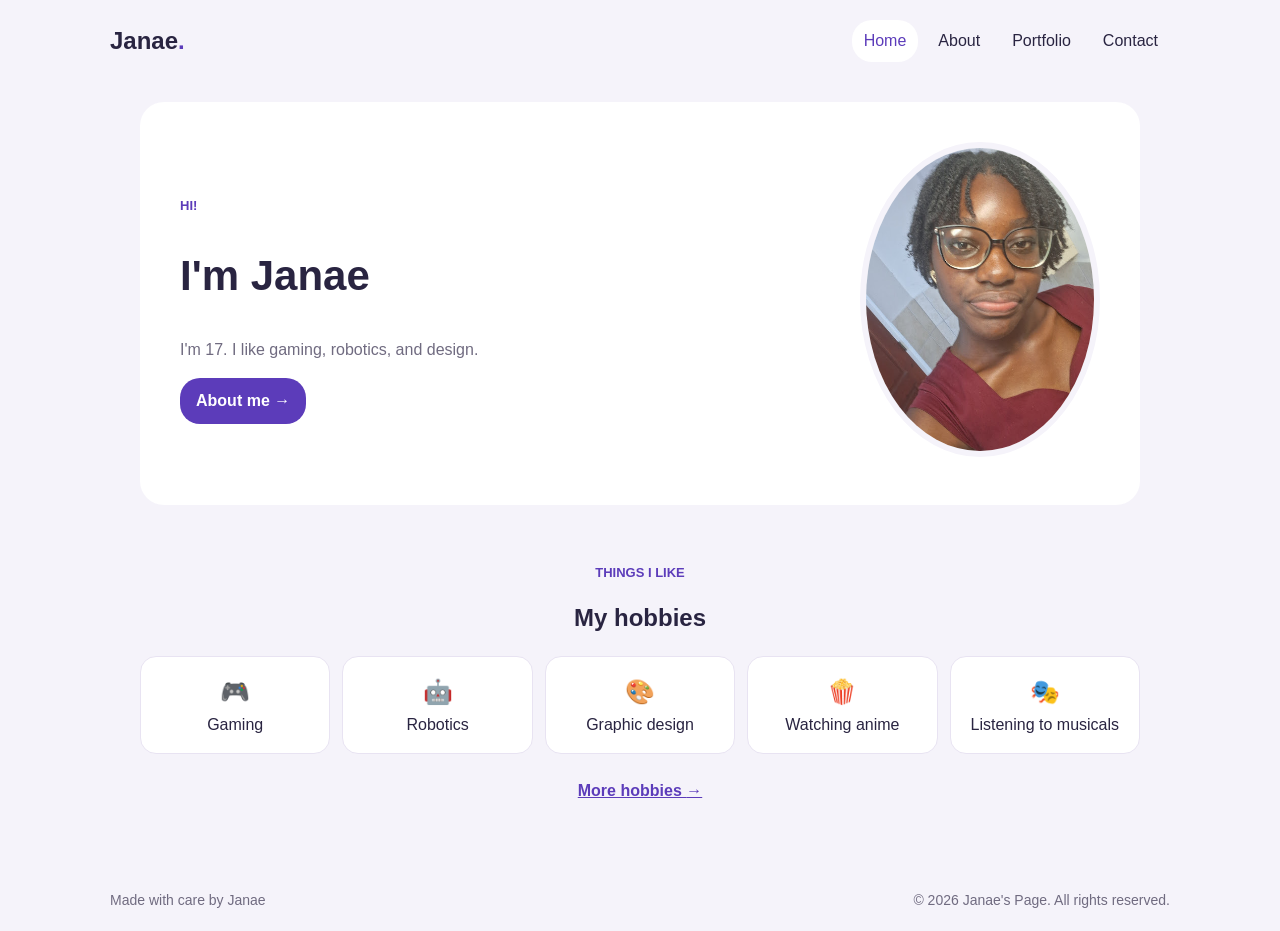
<file: index.html>
<!DOCTYPE html>
<html lang="en">
<head>
    <meta charset="UTF-8">
    <meta name="viewport" content="width=device-width, initial-scale=1.0">
    <meta name="description" content="Janae's page about her hobbies.">
    <title>Janae | Home</title>
    <link rel="stylesheet" href="css/style.css">
</head>
<body>
    <header class="site-header">
        <a class="site-name" href="index.html">Janae<span>.</span></a>
        <!-- Page links -->
        <nav class="top-nav" aria-label="Main navigation">
            <ul>
                <li><a href="index.html" aria-current="page">Home</a></li>
                <li><a href="About.html">About</a></li>
                <li><a href="Portfolio.html">Portfolio</a></li>
                <li><a href="Contact.html">Contact</a></li>
            </ul>
        </nav>
    </header>

    <main>
        <section class="hero" aria-labelledby="hero-title">
            <div class="hero-copy">
                <p class="eyebrow">Hi!</p>
                <h1 id="hero-title">I'm Janae</h1>
                <p class="hero-text">I'm 17. I like gaming, robotics, and design.</p>
                <a class="button" href="About.html">About me <span aria-hidden="true">→</span></a>
            </div>
            <figure class="hero-portrait">
                <img src="images/Janae.jpg" alt="Portrait of Janae">
            </figure>
        </section>

        <section class="content-section" aria-labelledby="hobbies-title">
            <div class="section-heading">
                <p class="eyebrow">Things I like</p>
                <h2 id="hobbies-title">My hobbies</h2>
            </div>
            <ul class="hobby-grid">
                <li><span aria-hidden="true">🎮</span> Gaming</li>
                <li><span aria-hidden="true">🤖</span> Robotics</li>
                <li><span aria-hidden="true">🎨</span> Graphic design</li>
                <li><span aria-hidden="true">🍿</span> Watching anime</li>
                <li><span aria-hidden="true">🎭</span> Listening to musicals</li>
            </ul>
            <a class="text-link" href="Portfolio.html">More hobbies <span aria-hidden="true">→</span></a>
        </section>
    </main>

    <footer class="site-footer">
        <p>Made with care by Janae</p>
        <p>&copy; 2026 Janae's Page. All rights reserved.</p>
    </footer>
</body>
</html>
</file>
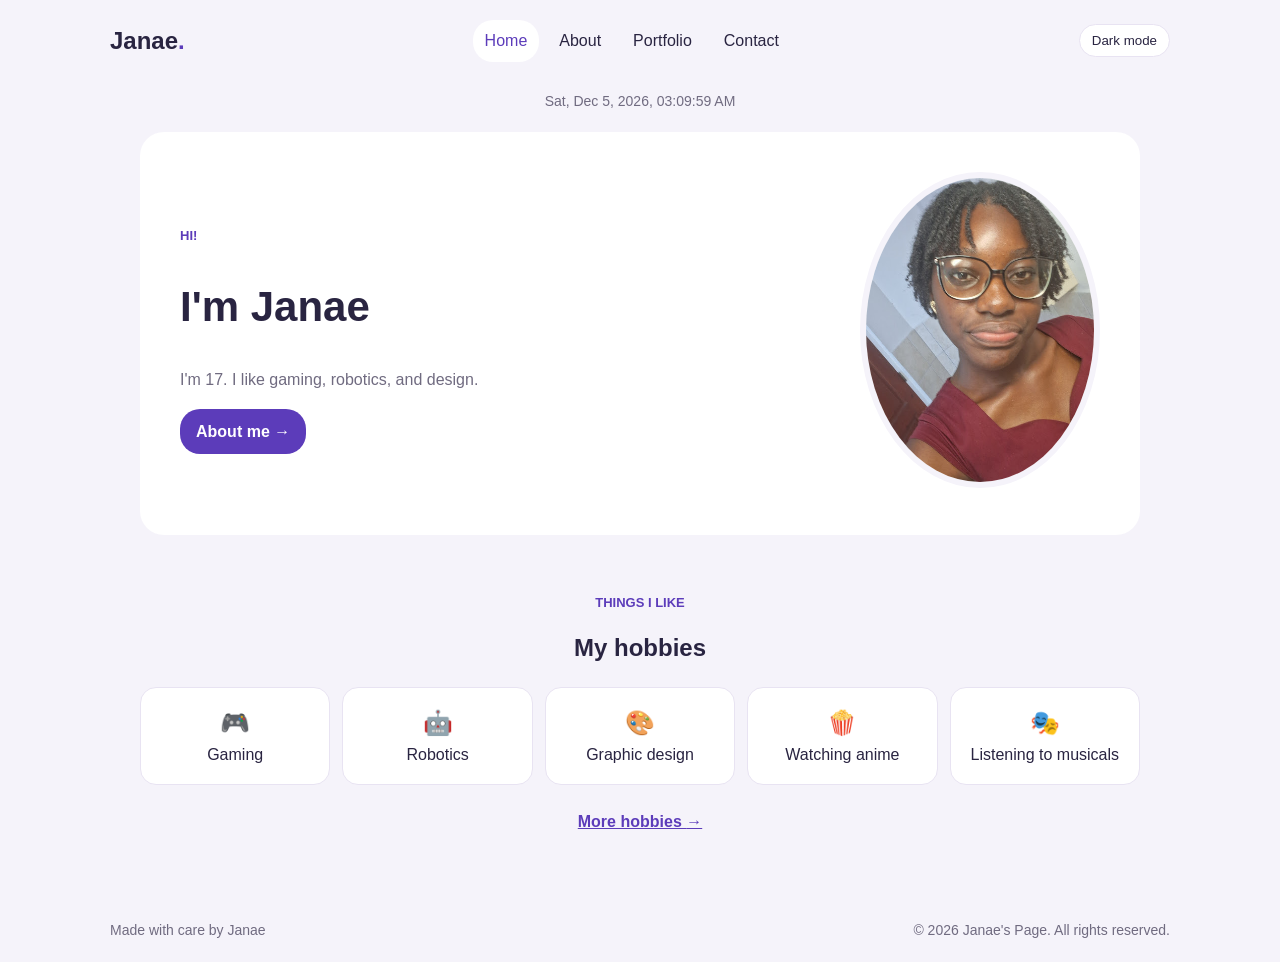
<file: pages/index.html>
<!DOCTYPE html>
<html lang="en">
<head>
    <meta charset="UTF-8">
    <meta name="viewport" content="width=device-width, initial-scale=1.0">
    <meta name="description" content="Janae's page about her hobbies.">
    <title>Janae | Home</title>
    <link rel="stylesheet" href="../assets/css/style.css">
</head>
<body>
    <header class="site-header">
        <a class="site-name" href="index.html">Janae<span>.</span></a>
        <!-- Page links -->
        <nav class="top-nav" aria-label="Main navigation">
            <ul>
                <li><a href="index.html" aria-current="page">Home</a></li>
                <li><a href="about.html">About</a></li>
                <li><a href="portfolio.html">Portfolio</a></li>
                <li><a href="contact.html">Contact</a></li>
            </ul>
        </nav>
    </header>

    <main>
        <section class="hero" aria-labelledby="hero-title">
            <div class="hero-copy">
                <p class="eyebrow">Hi!</p>
                <h1 id="hero-title">I'm Janae</h1>
                <p class="hero-text">I'm 17. I like gaming, robotics, and design.</p>
                <a class="button" href="about.html">About me <span aria-hidden="true">→</span></a>
            </div>
            <figure class="hero-portrait">
                <img src="../assets/images/Janae.jpg" alt="Portrait of Janae">
            </figure>
        </section>

        <section class="content-section" aria-labelledby="hobbies-title">
            <div class="section-heading">
                <p class="eyebrow">Things I like</p>
                <h2 id="hobbies-title">My hobbies</h2>
            </div>
            <ul class="hobby-grid">
                <li><span aria-hidden="true">🎮</span> Gaming</li>
                <li><span aria-hidden="true">🤖</span> Robotics</li>
                <li><span aria-hidden="true">🎨</span> Graphic design</li>
                <li><span aria-hidden="true">🍿</span> Watching anime</li>
                <li><span aria-hidden="true">🎭</span> Listening to musicals</li>
            </ul>
            <a class="text-link" href="portfolio.html">More hobbies <span aria-hidden="true">→</span></a>
        </section>
    </main>
    <script src="../assets/js/script.js" defer></script>

    <footer class="site-footer">
        <p>Made with care by Janae</p>
        <p>&copy; 2026 Janae's Page. All rights reserved.</p>
    </footer>
</body>
</html>
</file>
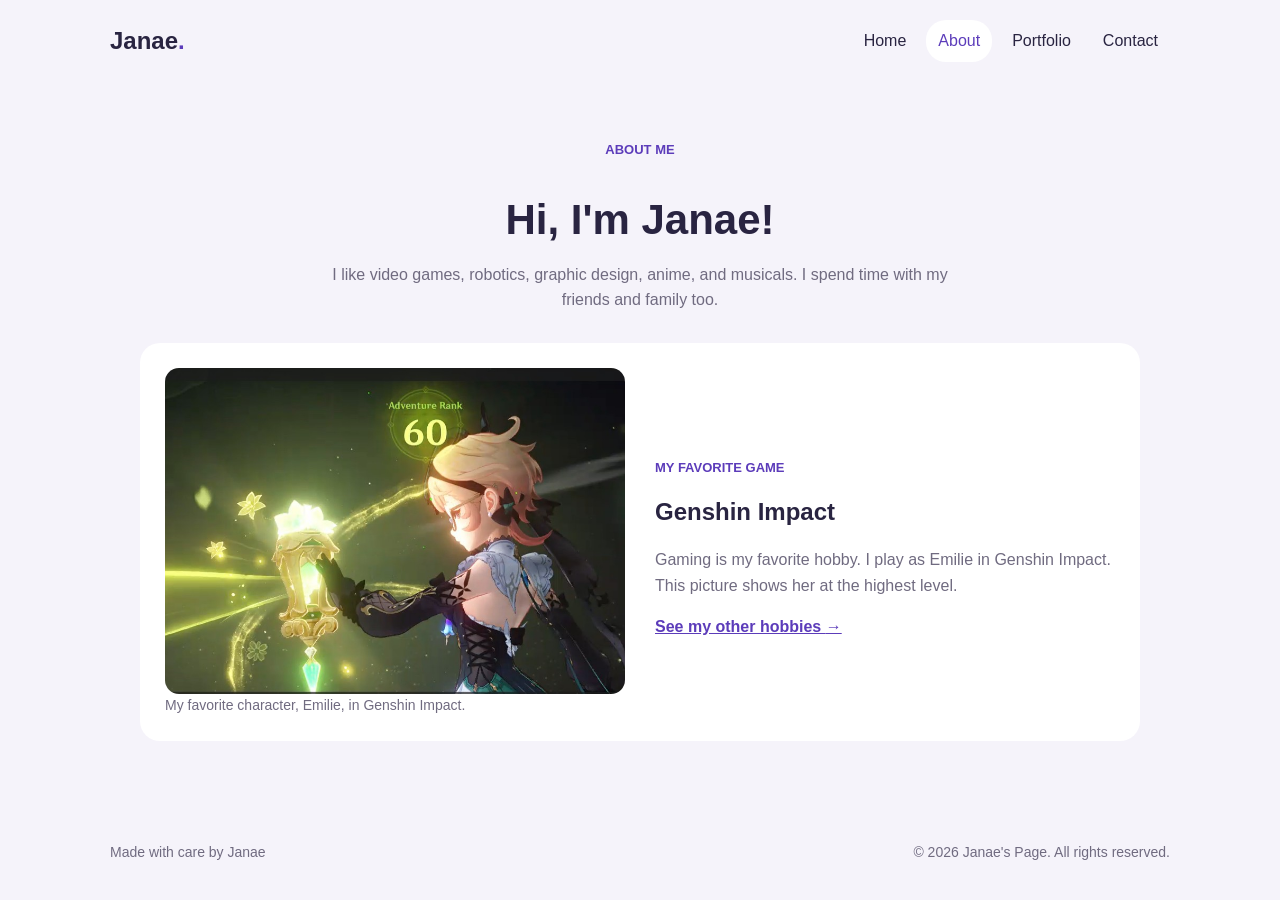
<file: About.html>
<!DOCTYPE html>
<html lang="en">
<head>
    <meta charset="UTF-8">
    <meta name="viewport" content="width=device-width, initial-scale=1.0">
    <meta name="description" content="About Janae, her hobbies, and her favorite game.">
    <title>Janae | About</title>
    <link rel="stylesheet" href="css/style.css">
</head>
<body>
    <header class="site-header">
        <a class="site-name" href="index.html">Janae<span>.</span></a>
        <nav class="top-nav" aria-label="Main navigation">
            <ul>
                <li><a href="index.html">Home</a></li>
                <li><a href="About.html" aria-current="page">About</a></li>
                <li><a href="Portfolio.html">Portfolio</a></li>
                <li><a href="Contact.html">Contact</a></li>
            </ul>
        </nav>
    </header>

    <main class="page-main">
        <section class="page-intro" aria-labelledby="about-title">
            <p class="eyebrow">About me</p>
            <h1 id="about-title">Hi, I'm Janae!</h1>
            <p>I like video games, robotics, graphic design, anime, and musicals. I spend time with my friends and family too.</p>
        </section>

        <section class="feature-card" aria-labelledby="favorite-title">
            <figure class="feature-image">
                <img src="images/emilie.jpg" alt="Janae's in-game Emilie character after reaching the maximum level">
                <figcaption>My favorite character, Emilie, in Genshin Impact.</figcaption>
            </figure>
            <div class="feature-copy">
                <p class="eyebrow">My favorite game</p>
                <h2 id="favorite-title">Genshin Impact</h2>
                <p>Gaming is my favorite hobby. I play as Emilie in Genshin Impact. This picture shows her at the highest level.</p>
                <a class="text-link" href="Portfolio.html">See my other hobbies <span aria-hidden="true">→</span></a>
            </div>
        </section>
    </main>

    <footer class="site-footer">
        <p>Made with care by Janae</p>
        <p>&copy; 2026 Janae's Page. All rights reserved.</p>
    </footer>
</body>
</html>
</file>
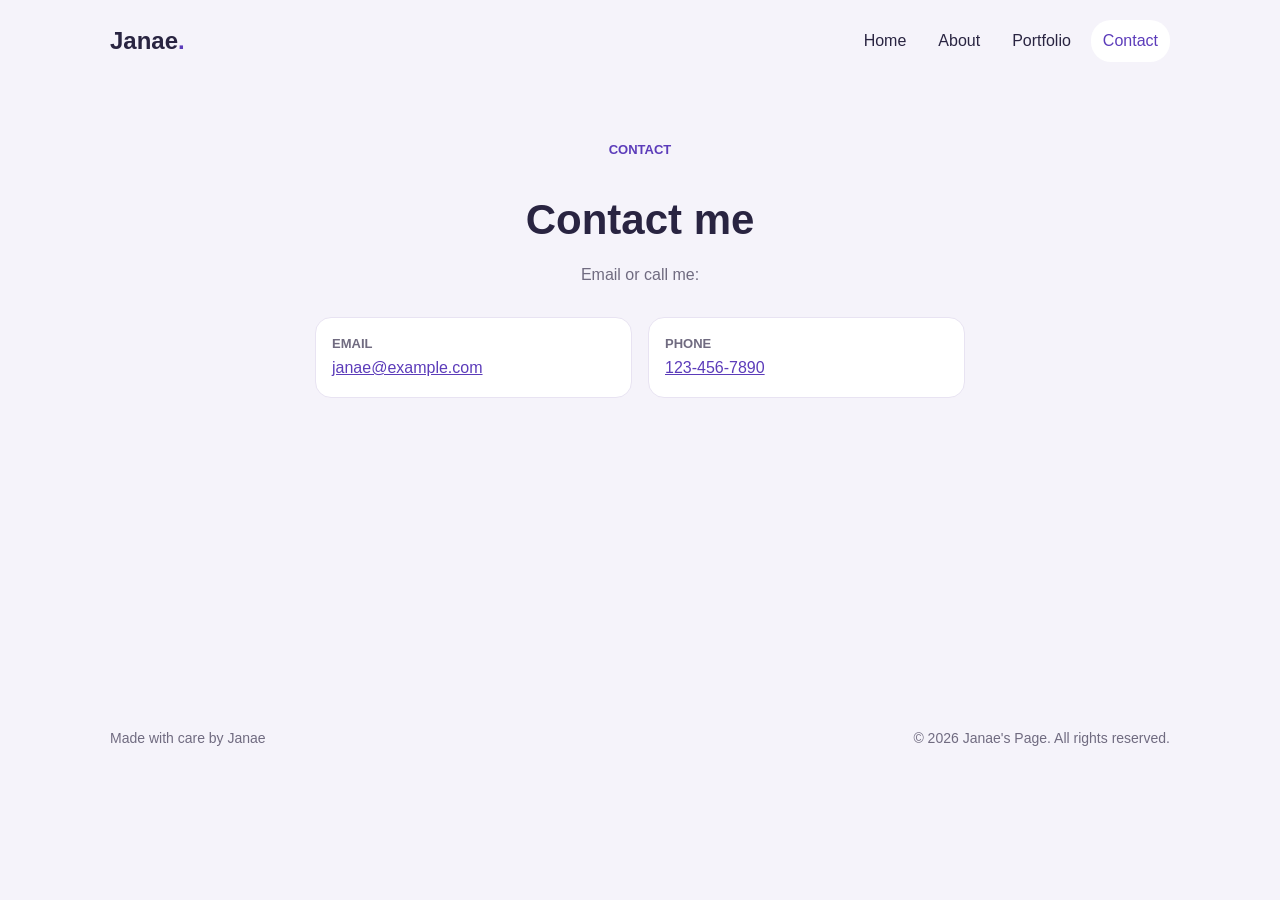
<file: Contact.html>
<!DOCTYPE html>
<html lang="en">
<head>
    <meta charset="UTF-8">
    <meta name="viewport" content="width=device-width, initial-scale=1.0">
    <meta name="description" content="Contact Janae by email or phone.">
    <title>Janae | Contact</title>
    <link rel="stylesheet" href="css/style.css">
</head>
<body>
    <header class="site-header">
        <a class="site-name" href="index.html">Janae<span>.</span></a>
        <nav class="top-nav" aria-label="Main navigation">
            <ul>
                <li><a href="index.html">Home</a></li>
                <li><a href="About.html">About</a></li>
                <li><a href="Portfolio.html">Portfolio</a></li>
                <li><a href="Contact.html" aria-current="page">Contact</a></li>
            </ul>
        </nav>
    </header>

    <main class="page-main contact-main">
        <section class="page-intro" aria-labelledby="contact-title">
            <p class="eyebrow">Contact</p>
            <h1 id="contact-title">Contact me</h1>
            <p>Email or call me:</p>
        </section>
        <address class="contact-card">
            <p><span class="contact-label">Email</span><a href="mailto:janae@example.com">janae@example.com</a></p>
            <p><span class="contact-label">Phone</span><a href="tel:+11234567890">123-456-7890</a></p>
        </address>
    </main>

    <footer class="site-footer">
        <p>Made with care by Janae</p>
        <p>&copy; 2026 Janae's Page. All rights reserved.</p>
    </footer>
</body>
</html>
</file>
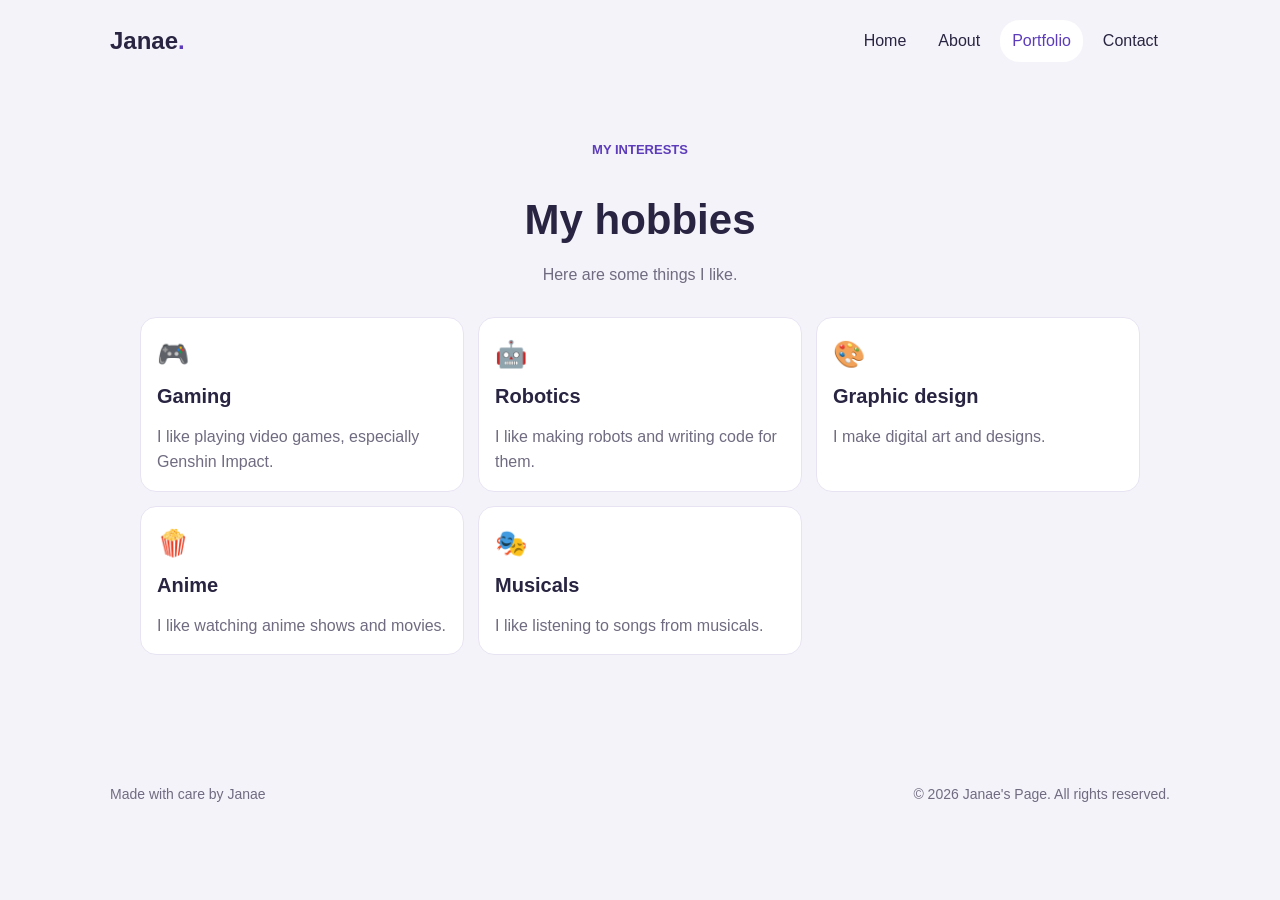
<file: Portfolio.html>
<!DOCTYPE html>
<html lang="en">
<head>
    <meta charset="UTF-8">
    <meta name="viewport" content="width=device-width, initial-scale=1.0">
    <meta name="description" content="Janae's hobbies: gaming, robotics, design, anime, and musicals.">
    <title>Janae | Portfolio</title>
    <link rel="stylesheet" href="css/style.css">
</head>
<body>
    <header class="site-header">
        <a class="site-name" href="index.html">Janae<span>.</span></a>
        <nav class="top-nav" aria-label="Main navigation">
            <ul>
                <li><a href="index.html">Home</a></li>
                <li><a href="About.html">About</a></li>
                <li><a href="Portfolio.html" aria-current="page">Portfolio</a></li>
                <li><a href="Contact.html">Contact</a></li>
            </ul>
        </nav>
    </header>

    <main class="page-main">
        <section class="page-intro" aria-labelledby="interests-title">
            <p class="eyebrow">My interests</p>
            <h1 id="interests-title">My hobbies</h1>
            <p>Here are some things I like.</p>
        </section>

        <section class="interest-grid" aria-label="Hobby descriptions">
            <article class="interest-card">
                <span class="interest-icon" aria-hidden="true">🎮</span>
                <h2>Gaming</h2>
                <p>I like playing video games, especially Genshin Impact.</p>
            </article>
            <article class="interest-card">
                <span class="interest-icon" aria-hidden="true">🤖</span>
                <h2>Robotics</h2>
                <p>I like making robots and writing code for them.</p>
            </article>
            <article class="interest-card">
                <span class="interest-icon" aria-hidden="true">🎨</span>
                <h2>Graphic design</h2>
                <p>I make digital art and designs.</p>
            </article>
            <article class="interest-card">
                <span class="interest-icon" aria-hidden="true">🍿</span>
                <h2>Anime</h2>
                <p>I like watching anime shows and movies.</p>
            </article>
            <article class="interest-card">
                <span class="interest-icon" aria-hidden="true">🎭</span>
                <h2>Musicals</h2>
                <p>I like listening to songs from musicals.</p>
            </article>
        </section>

    </main>

    <footer class="site-footer">
        <p>Made with care by Janae</p>
        <p>&copy; 2026 Janae's Page. All rights reserved.</p>
    </footer>
</body>
</html>
</file>
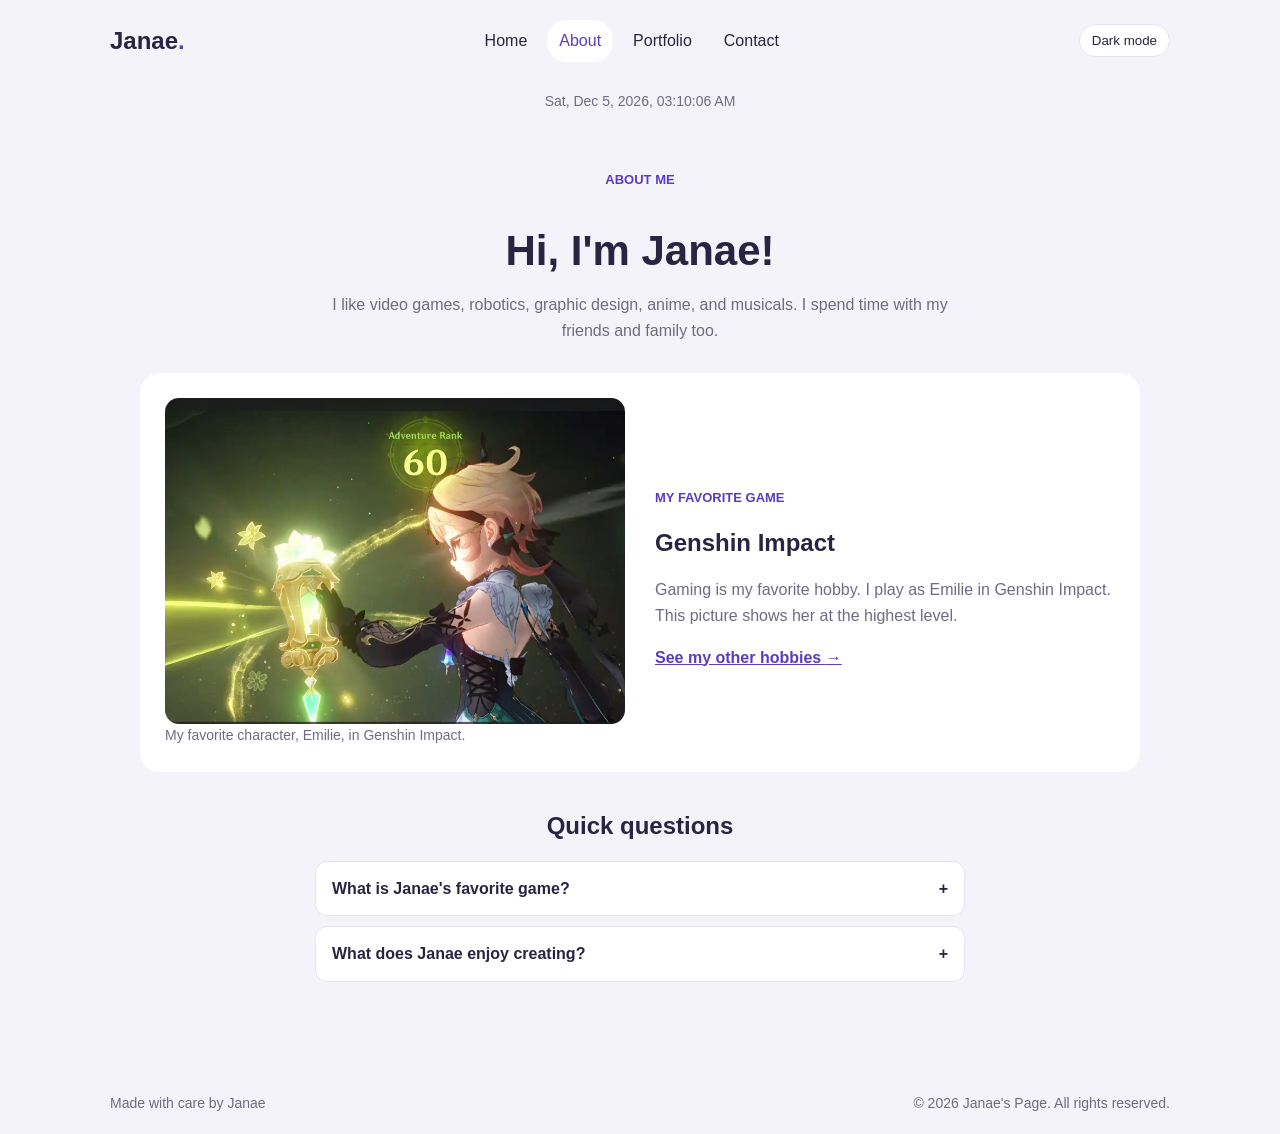
<file: pages/about.html>
<!DOCTYPE html>
<html lang="en">
<head>
    <meta charset="UTF-8">
    <meta name="viewport" content="width=device-width, initial-scale=1.0">
    <meta name="description" content="About Janae, her hobbies, and her favorite game.">
    <title>Janae | About</title>
    <link rel="stylesheet" href="../assets/css/style.css">
    <script src="../assets/js/script.js" defer></script>
</head>
<body>
    <header class="site-header">
        <a class="site-name" href="index.html">Janae<span>.</span></a>
        <nav class="top-nav" aria-label="Main navigation">
            <ul>
                <li><a href="index.html">Home</a></li>
                <li><a href="about.html" aria-current="page">About</a></li>
                <li><a href="portfolio.html">Portfolio</a></li>
                <li><a href="contact.html">Contact</a></li>
            </ul>
        </nav>
    </header>

    <main class="page-main">
        <section class="page-intro" aria-labelledby="about-title">
            <p class="eyebrow">About me</p>
            <h1 id="about-title">Hi, I'm Janae!</h1>
            <p>I like video games, robotics, graphic design, anime, and musicals. I spend time with my friends and family too.</p>
        </section>

        <section class="feature-card" aria-labelledby="favorite-title">
            <figure class="feature-image">
                <img src="../assets/images/emilie.jpg" alt="Janae's in-game Emilie character after reaching the maximum level">
                <figcaption>My favorite character, Emilie, in Genshin Impact.</figcaption>
            </figure>
            <div class="feature-copy">
                <p class="eyebrow">My favorite game</p>
                <h2 id="favorite-title">Genshin Impact</h2>
                <p>Gaming is my favorite hobby. I play as Emilie in Genshin Impact. This picture shows her at the highest level.</p>
                <a class="text-link" href="portfolio.html">See my other hobbies <span aria-hidden="true">→</span></a>
            </div>
        </section>

        <section class="faq-section" aria-labelledby="faq-title">
            <h2 id="faq-title">Quick questions</h2>
            <div class="faq-list">
                <article class="faq-item">
                    <button class="faq-question" type="button" aria-expanded="false" aria-controls="faq-answer-1">
                        What is Janae's favorite game?
                        <span aria-hidden="true">+</span>
                    </button>
                    <p class="faq-answer" id="faq-answer-1" hidden>Genshin Impact, especially playing as Emilie.</p>
                </article>
                <article class="faq-item">
                    <button class="faq-question" type="button" aria-expanded="false" aria-controls="faq-answer-2">
                        What does Janae enjoy creating?
                        <span aria-hidden="true">+</span>
                    </button>
                    <p class="faq-answer" id="faq-answer-2" hidden>Janae enjoys building robots and making digital graphic designs.</p>
                </article>
            </div>
        </section>
    </main>

    <footer class="site-footer">
        <p>Made with care by Janae</p>
        <p>&copy; 2026 Janae's Page. All rights reserved.</p>
    </footer>
</body>
</html>
</file>
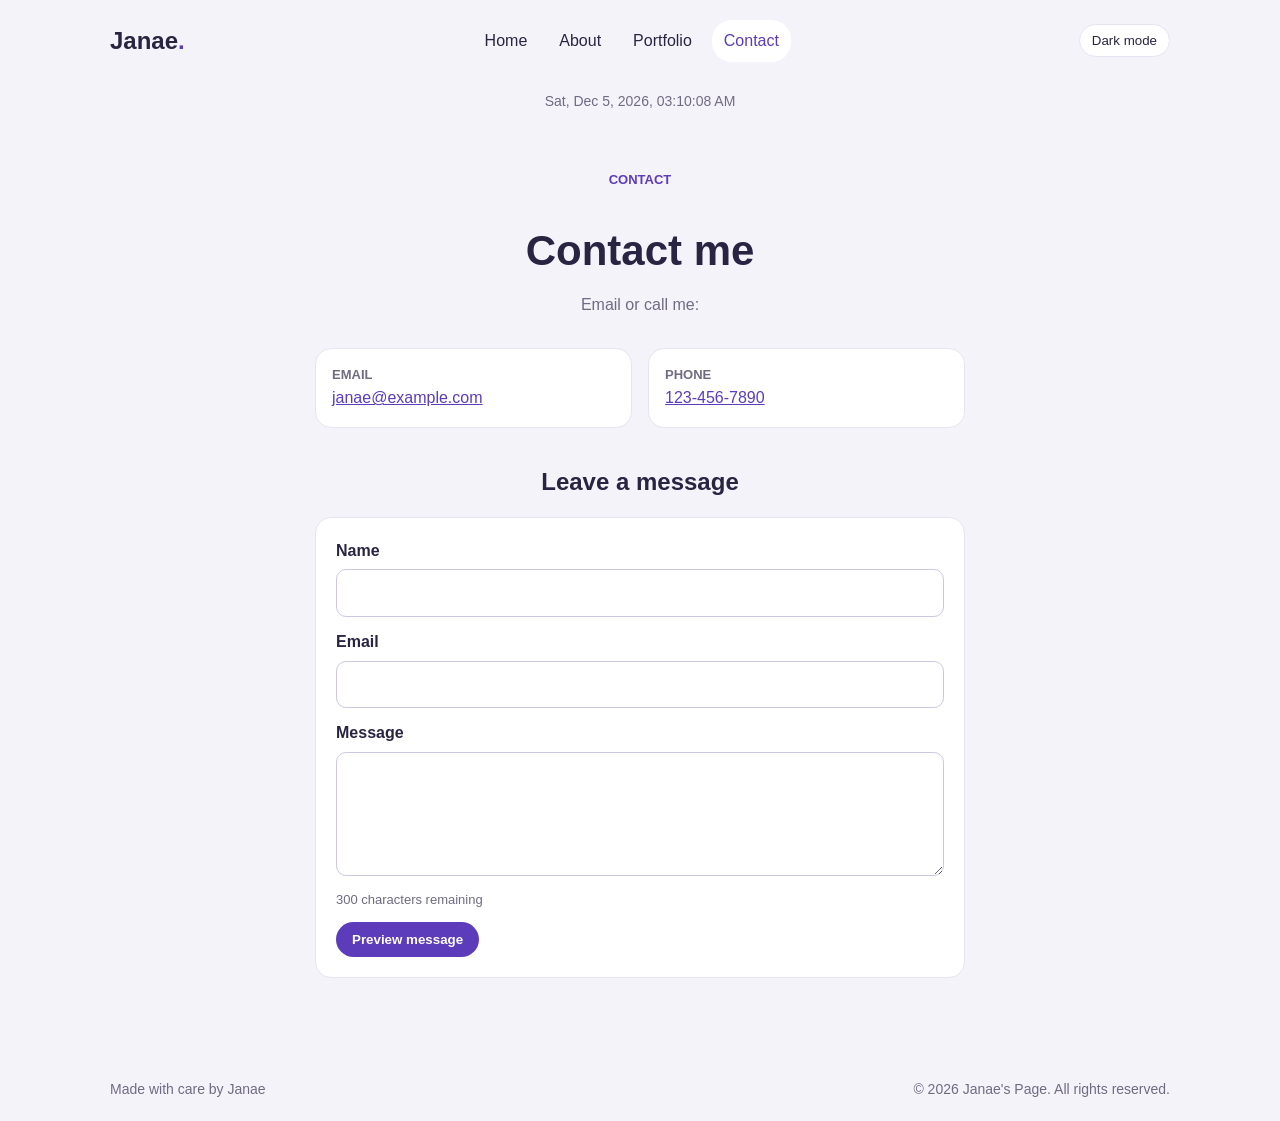
<file: pages/contact.html>
<!DOCTYPE html>
<html lang="en">
<head>
    <meta charset="UTF-8">
    <meta name="viewport" content="width=device-width, initial-scale=1.0">
    <meta name="description" content="Contact Janae by email or phone.">
    <title>Janae | Contact</title>
    <link rel="stylesheet" href="../assets/css/style.css">
    <script src="../assets/js/script.js" defer></script>
</head>
<body>
    <header class="site-header">
        <a class="site-name" href="index.html">Janae<span>.</span></a>
        <nav class="top-nav" aria-label="Main navigation">
            <ul>
                <li><a href="index.html">Home</a></li>
                <li><a href="about.html">About</a></li>
                <li><a href="portfolio.html">Portfolio</a></li>
                <li><a href="contact.html" aria-current="page">Contact</a></li>
            </ul>
        </nav>
    </header>

    <main class="page-main contact-main">
        <section class="page-intro" aria-labelledby="contact-title">
            <p class="eyebrow">Contact</p>
            <h1 id="contact-title">Contact me</h1>
            <p>Email or call me:</p>
        </section>
        <address class="contact-card">
            <p><span class="contact-label">Email</span><a href="mailto:janae@example.com">janae@example.com</a></p>
            <p><span class="contact-label">Phone</span><a href="tel:+11234567890">123-456-7890</a></p>
        </address>

        <section class="message-section" aria-labelledby="message-title">
            <h2 id="message-title">Leave a message</h2>
            <form id="message-form" class="message-form">
                <label for="visitor-name">Name</label>
                <input id="visitor-name" name="name" type="text" required>

                <label for="visitor-email">Email</label>
                <input id="visitor-email" name="email" type="email" required>

                <label for="visitor-message">Message</label>
                <textarea id="visitor-message" name="message" rows="4" maxlength="300" required></textarea>
                <p id="character-count">300 characters remaining</p>

                <button class="button" type="submit">Preview message</button>
            </form>
            <div id="message-preview" class="message-preview" aria-live="polite" hidden></div>
        </section>
    </main>

    <footer class="site-footer">
        <p>Made with care by Janae</p>
        <p>&copy; 2026 Janae's Page. All rights reserved.</p>
    </footer>
</body>
</html>
</file>
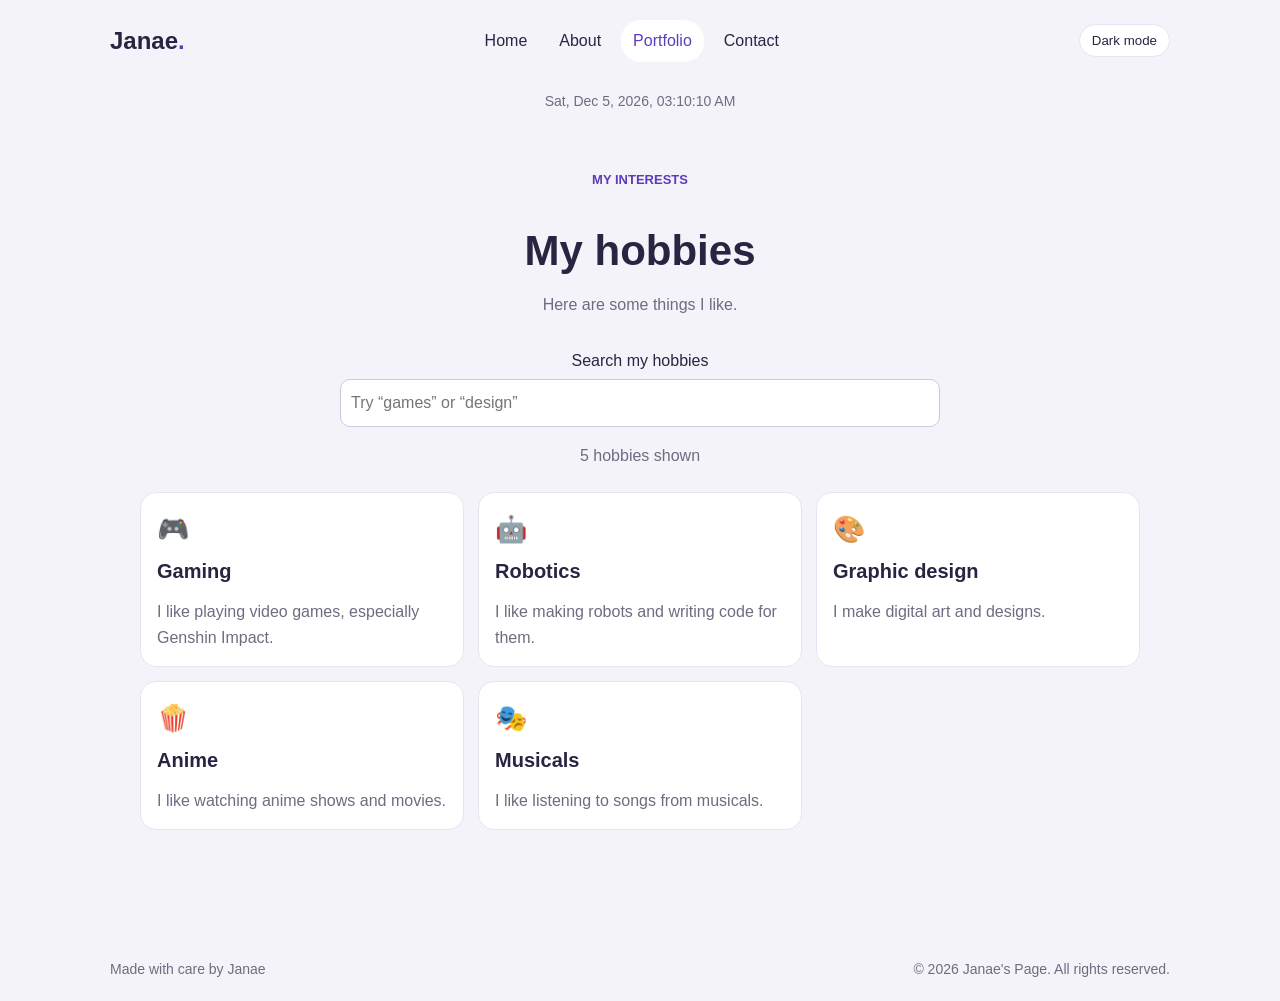
<file: pages/portfolio.html>
<!DOCTYPE html>
<html lang="en">
<head>
    <meta charset="UTF-8">
    <meta name="viewport" content="width=device-width, initial-scale=1.0">
    <meta name="description" content="Janae's hobbies: gaming, robotics, design, anime, and musicals.">
    <title>Janae | Portfolio</title>
    <link rel="stylesheet" href="../assets/css/style.css">
    <script src="../assets/js/script.js" defer></script>
</head>
<body>
    <header class="site-header">
        <a class="site-name" href="index.html">Janae<span>.</span></a>
        <nav class="top-nav" aria-label="Main navigation">
            <ul>
                <li><a href="index.html">Home</a></li>
                <li><a href="about.html">About</a></li>
                <li><a href="portfolio.html" aria-current="page">Portfolio</a></li>
                <li><a href="contact.html">Contact</a></li>
            </ul>
        </nav>
    </header>

    <main class="page-main">
        <section class="page-intro" aria-labelledby="interests-title">
            <p class="eyebrow">My interests</p>
            <h1 id="interests-title">My hobbies</h1>
            <p>Here are some things I like.</p>
        </section>

        <div class="filter-control">
            <label for="hobby-search">Search my hobbies</label>
            <input id="hobby-search" type="search" placeholder="Try “games” or “design”">
            <p id="hobby-result-count" aria-live="polite">5 hobbies shown</p>
        </div>

        <section class="interest-grid" aria-label="Hobby descriptions">
            <article class="interest-card">
                <span class="interest-icon" aria-hidden="true">🎮</span>
                <h2>Gaming</h2>
                <p>I like playing video games, especially Genshin Impact.</p>
            </article>
            <article class="interest-card">
                <span class="interest-icon" aria-hidden="true">🤖</span>
                <h2>Robotics</h2>
                <p>I like making robots and writing code for them.</p>
            </article>
            <article class="interest-card">
                <span class="interest-icon" aria-hidden="true">🎨</span>
                <h2>Graphic design</h2>
                <p>I make digital art and designs.</p>
            </article>
            <article class="interest-card">
                <span class="interest-icon" aria-hidden="true">🍿</span>
                <h2>Anime</h2>
                <p>I like watching anime shows and movies.</p>
            </article>
            <article class="interest-card">
                <span class="interest-icon" aria-hidden="true">🎭</span>
                <h2>Musicals</h2>
                <p>I like listening to songs from musicals.</p>
            </article>
        </section>

    </main>

    <footer class="site-footer">
        <p>Made with care by Janae</p>
        <p>&copy; 2026 Janae's Page. All rights reserved.</p>
    </footer>
</body>
</html>
</file>
<file: css/style.css>
* {
    box-sizing: border-box;
}

body {
    margin: 0;
    background: #f5f3fa;
    color: #292441;
    font-family: Arial, Helvetica, sans-serif;
    line-height: 1.6;
}

a {
    color: #5c3cba;
}

/* Website name and menu */
.site-header {
    display: flex;
    justify-content: space-between;
    align-items: center;
    max-width: 1100px;
    margin: 0 auto;
    padding: 20px;
}

.site-name {
    color: #292441;
    font-size: 24px;
    font-weight: bold;
    text-decoration: none;
}

.site-name span {
    color: #5c3cba;
}

.top-nav ul {
    display: flex;
    flex-wrap: wrap;
    gap: 8px;
    margin: 0;
    padding: 0;
    list-style: none;
}

.top-nav a {
    display: block;
    padding: 8px 12px;
    border-radius: 20px;
    color: #292441;
    text-decoration: none;
}

.top-nav a:hover,
.top-nav a[aria-current="page"] {
    background: white;
    color: #5c3cba;
}

main {
    width: 90%;
    max-width: 1000px;
    margin: 20px auto;
}

h1,
h2 {
    line-height: 1.2;
}

.eyebrow {
    color: #5c3cba;
    font-size: 13px;
    font-weight: bold;
    text-transform: uppercase;
}

/* Home page */
.hero {
    display: flex;
    justify-content: space-between;
    align-items: center;
    gap: 30px;
    padding: 40px;
    border-radius: 24px;
    background: white;
}

.hero-copy {
    max-width: 520px;
}

.hero h1,
.page-intro h1 {
    font-size: 42px;
}

.hero-text,
.page-intro > p:last-child,
.feature-copy > p:not(.eyebrow),
.interest-card p {
    color: #706b80;
}

.button {
    display: inline-block;
    padding: 10px 16px;
    border-radius: 20px;
    background: #5c3cba;
    color: white;
    font-weight: bold;
    text-decoration: none;
}

.hero-portrait {
    margin: 0;
    text-align: center;
}

.hero-portrait img {
    width: 240px;
    max-width: 100%;
    border: 6px solid #f5f3fa;
    border-radius: 50%;
}

figcaption {
    color: #706b80;
    font-size: 14px;
}

/* Hobby cards */
.content-section {
    padding: 45px 0;
    text-align: center;
}

.hobby-grid {
    display: grid;
    grid-template-columns: repeat(5, 1fr);
    gap: 12px;
    margin: 24px 0;
    padding: 0;
    list-style: none;
}

.hobby-grid li,
.interest-card,
.contact-card p {
    padding: 16px;
    border: 1px solid #e8e3f2;
    border-radius: 16px;
    background: white;
}

.hobby-grid li span {
    display: block;
    font-size: 24px;
}

.text-link {
    font-weight: bold;
}

/* Other pages */
.page-main {
    padding-top: 25px;
    padding-bottom: 60px;
}

.page-intro {
    max-width: 650px;
    margin: 0 auto 30px;
    text-align: center;
}

.page-intro h1 {
    margin-bottom: 12px;
}

.feature-card {
    display: flex;
    align-items: center;
    gap: 30px;
    padding: 25px;
    border-radius: 20px;
    background: white;
}

.feature-image {
    flex: 1;
    margin: 0;
}

.feature-image img {
    display: block;
    width: 100%;
    height: auto;
    border-radius: 14px;
}

.feature-copy {
    flex: 1;
}

.interest-grid {
    display: grid;
    grid-template-columns: repeat(3, 1fr);
    gap: 14px;
    margin-bottom: 28px;
}

.interest-icon {
    font-size: 26px;
}

.interest-card h2 {
    margin: 8px 0;
    font-size: 20px;
}

.interest-card p {
    margin-bottom: 0;
}

/* Contact details */
.contact-main {
    min-height: 65vh;
}

.contact-card {
    display: flex;
    flex-wrap: wrap;
    gap: 16px;
    max-width: 650px;
    margin: 0 auto;
    font-style: normal;
}

.contact-card p {
    flex: 1;
    min-width: 220px;
    margin: 0;
    overflow-wrap: anywhere;
}

.contact-label {
    display: block;
    color: #706b80;
    font-size: 13px;
    font-weight: bold;
    text-transform: uppercase;
}

.site-footer {
    display: flex;
    justify-content: space-between;
    flex-wrap: wrap;
    gap: 8px;
    max-width: 1100px;
    margin: 0 auto;
    padding: 20px;
    color: #706b80;
    font-size: 14px;
}

.site-footer p {
    margin: 0;
}

/* Tablet layout */
@media (max-width: 760px) {
    .hero,
    .feature-card {
        gap: 20px;
        padding: 25px;
    }

    .hobby-grid {
        grid-template-columns: repeat(3, 1fr);
    }

    .interest-grid {
        grid-template-columns: repeat(2, 1fr);
    }
}

/* Phone layout */
@media (max-width: 520px) {
    .site-header {
        align-items: flex-start;
        flex-direction: column;
        gap: 10px;
    }

    .top-nav ul {
        gap: 2px;
    }

    .top-nav a {
        padding: 7px 9px;
    }

    main {
        width: 92%;
    }

    .hero,
    .feature-card {
        flex-direction: column;
        padding: 22px;
        text-align: center;
    }

    .hero h1,
    .page-intro h1 {
        font-size: 34px;
    }

    .hero-portrait img {
        width: 200px;
    }

    .hobby-grid,
    .interest-grid {
        grid-template-columns: repeat(2, 1fr);
    }

    .site-footer {
        flex-direction: column;
    }
}
</file>
<file: assets/css/style.css>
* {
    box-sizing: border-box;
}

body {
    margin: 0;
    background: #f5f3fa;
    color: #292441;
    font-family: Arial, Helvetica, sans-serif;
    line-height: 1.6;
}

a {
    color: #5c3cba;
}

/* Website name and menu */
.site-header {
    display: flex;
    justify-content: space-between;
    align-items: center;
    max-width: 1100px;
    margin: 0 auto;
    padding: 20px;
}

.site-name {
    color: #292441;
    font-size: 24px;
    font-weight: bold;
    text-decoration: none;
}

.site-name span {
    color: #5c3cba;
}

.top-nav ul {
    display: flex;
    flex-wrap: wrap;
    gap: 8px;
    margin: 0;
    padding: 0;
    list-style: none;
}

.top-nav a {
    display: block;
    padding: 8px 12px;
    border-radius: 20px;
    color: #292441;
    text-decoration: none;
}

.top-nav a:hover,
.top-nav a[aria-current="page"] {
    background: white;
    color: #5c3cba;
}

main {
    width: 90%;
    max-width: 1000px;
    margin: 20px auto;
}

h1,
h2 {
    line-height: 1.2;
}

.eyebrow {
    color: #5c3cba;
    font-size: 13px;
    font-weight: bold;
    text-transform: uppercase;
}

/* Home page */
.hero {
    display: flex;
    justify-content: space-between;
    align-items: center;
    gap: 30px;
    padding: 40px;
    border-radius: 24px;
    background: white;
}

.hero-copy {
    max-width: 520px;
}

.hero h1,
.page-intro h1 {
    font-size: 42px;
}

.hero-text,
.page-intro > p:last-child,
.feature-copy > p:not(.eyebrow),
.interest-card p {
    color: #706b80;
}

.button {
    display: inline-block;
    padding: 10px 16px;
    border-radius: 20px;
    background: #5c3cba;
    color: white;
    font-weight: bold;
    text-decoration: none;
}

.hero-portrait {
    margin: 0;
    text-align: center;
}

.hero-portrait img {
    width: 240px;
    max-width: 100%;
    border: 6px solid #f5f3fa;
    border-radius: 50%;
}

figcaption {
    color: #706b80;
    font-size: 14px;
}

/* Hobby cards */
.content-section {
    padding: 45px 0;
    text-align: center;
}

.hobby-grid {
    display: grid;
    grid-template-columns: repeat(5, 1fr);
    gap: 12px;
    margin: 24px 0;
    padding: 0;
    list-style: none;
}

.hobby-grid li,
.interest-card,
.contact-card p {
    padding: 16px;
    border: 1px solid #e8e3f2;
    border-radius: 16px;
    background: white;
}

.hobby-grid li span {
    display: block;
    font-size: 24px;
}

.text-link {
    font-weight: bold;
}

/* Other pages */
.page-main {
    padding-top: 25px;
    padding-bottom: 60px;
}

.page-intro {
    max-width: 650px;
    margin: 0 auto 30px;
    text-align: center;
}

.page-intro h1 {
    margin-bottom: 12px;
}

.feature-card {
    display: flex;
    align-items: center;
    gap: 30px;
    padding: 25px;
    border-radius: 20px;
    background: white;
}

.feature-image {
    flex: 1;
    margin: 0;
}

.feature-image img {
    display: block;
    width: 100%;
    height: auto;
    border-radius: 14px;
}

.feature-copy {
    flex: 1;
}

.interest-grid {
    display: grid;
    grid-template-columns: repeat(3, 1fr);
    gap: 14px;
    margin-bottom: 28px;
}

.interest-icon {
    font-size: 26px;
}

.interest-card h2 {
    margin: 8px 0;
    font-size: 20px;
}

.interest-card p {
    margin-bottom: 0;
}

/* Contact details */
.contact-main {
    min-height: 65vh;
}

.contact-card {
    display: flex;
    flex-wrap: wrap;
    gap: 16px;
    max-width: 650px;
    margin: 0 auto;
    font-style: normal;
}

.contact-card p {
    flex: 1;
    min-width: 220px;
    margin: 0;
    overflow-wrap: anywhere;
}

.contact-label {
    display: block;
    color: #706b80;
    font-size: 13px;
    font-weight: bold;
    text-transform: uppercase;
}

.site-footer {
    display: flex;
    justify-content: space-between;
    flex-wrap: wrap;
    gap: 8px;
    max-width: 1100px;
    margin: 0 auto;
    padding: 20px;
    color: #706b80;
    font-size: 14px;
}

.site-footer p {
    margin: 0;
}

body.dark-mode {
    background: #171529;
    color: #f5f3fa;
}

body.dark-mode .site-name,
body.dark-mode .top-nav a,
body.dark-mode .hero,
body.dark-mode .hobby-grid li,
body.dark-mode .interest-card,
body.dark-mode .contact-card p,
body.dark-mode .faq-item,
body.dark-mode .message-preview {
    color: #f5f3fa;
    background: #28243a;
}

body.dark-mode .top-nav a:hover,
body.dark-mode .top-nav a[aria-current="page"] {
    color: #d7c8ff;
    background: #3a3553;
}

body.dark-mode .hero-text,
body.dark-mode .feature-copy > p,
body.dark-mode .interest-card p,
body.dark-mode .contact-label,
body.dark-mode figcaption,
body.dark-mode .site-footer {
    color: #cdc7dd;
}

.theme-toggle {
    border: 1px solid #e8e3f2;
    border-radius: 20px;
    background: white;
    color: #292441;
    cursor: pointer;
}

.theme-toggle {
    padding: 8px 12px;
}

.live-date {
    margin: 8px auto 0;
    text-align: center;
    color: #706b80;
    font-size: 14px;
}

.filter-control {
    max-width: 600px;
    margin: 0 auto 24px;
    text-align: center;
}

.filter-control input,
.message-form input,
.message-form textarea {
    width: 100%;
    margin-top: 6px;
    padding: 10px;
    border: 1px solid #cfc7df;
    border-radius: 10px;
    background: white;
    color: #292441;
    font: inherit;
}

.filter-control input {
    display: block;
}

.filter-control p {
    color: #706b80;
}

.faq-section,
.message-section {
    max-width: 650px;
    margin: 40px auto 0;
    text-align: center;
}

.faq-list,
.message-form {
    text-align: left;
}

.faq-item {
    margin-bottom: 10px;
    border: 1px solid #e8e3f2;
    border-radius: 12px;
    background: white;
}

.faq-question {
    display: flex;
    justify-content: space-between;
    width: 100%;
    padding: 14px 16px;
    border: 0;
    background: transparent;
    color: inherit;
    font: inherit;
    font-weight: bold;
    text-align: left;
    cursor: pointer;
}

.faq-answer {
    margin: 0;
    padding: 0 16px 16px;
}

.message-form {
    padding: 20px;
    border: 1px solid #e8e3f2;
    border-radius: 16px;
    background: white;
}

.message-form label {
    display: block;
    margin-top: 12px;
    font-weight: bold;
}

.message-form label:first-child {
    margin-top: 0;
}

.message-form .button {
    border: 0;
    cursor: pointer;
}

#character-count {
    margin: 6px 0 12px;
    color: #706b80;
    font-size: 13px;
}

.message-preview {
    margin-top: 16px;
    padding: 16px;
    border-radius: 16px;
    background: white;
    overflow-wrap: anywhere;
}

body.dark-mode .theme-toggle,
body.dark-mode .filter-control input,
body.dark-mode .message-form input,
body.dark-mode .message-form textarea,
body.dark-mode .message-form {
    border-color: #4a4561;
    background: #28243a;
    color: #f5f3fa;
}

/* Tablet layout */
@media (max-width: 760px) {
    .hero,
    .feature-card {
        gap: 20px;
        padding: 25px;
    }

    .hobby-grid {
        grid-template-columns: repeat(3, 1fr);
    }

    .interest-grid {
        grid-template-columns: repeat(2, 1fr);
    }
}

/* Phone layout */
@media (max-width: 520px) {
    .site-header {
        align-items: flex-start;
        flex-direction: column;
        gap: 10px;
    }

    .top-nav ul {
        gap: 2px;
    }

    .top-nav a {
        padding: 7px 9px;
    }

    main {
        width: 92%;
    }

    .hero,
    .feature-card {
        flex-direction: column;
        padding: 22px;
        text-align: center;
    }

    .hero h1,
    .page-intro h1 {
        font-size: 34px;
    }

    .hero-portrait img {
        width: 200px;
    }

    .hobby-grid,
    .interest-grid {
        grid-template-columns: repeat(2, 1fr);
    }

    .site-footer {
        flex-direction: column;
    }
}
</file>
